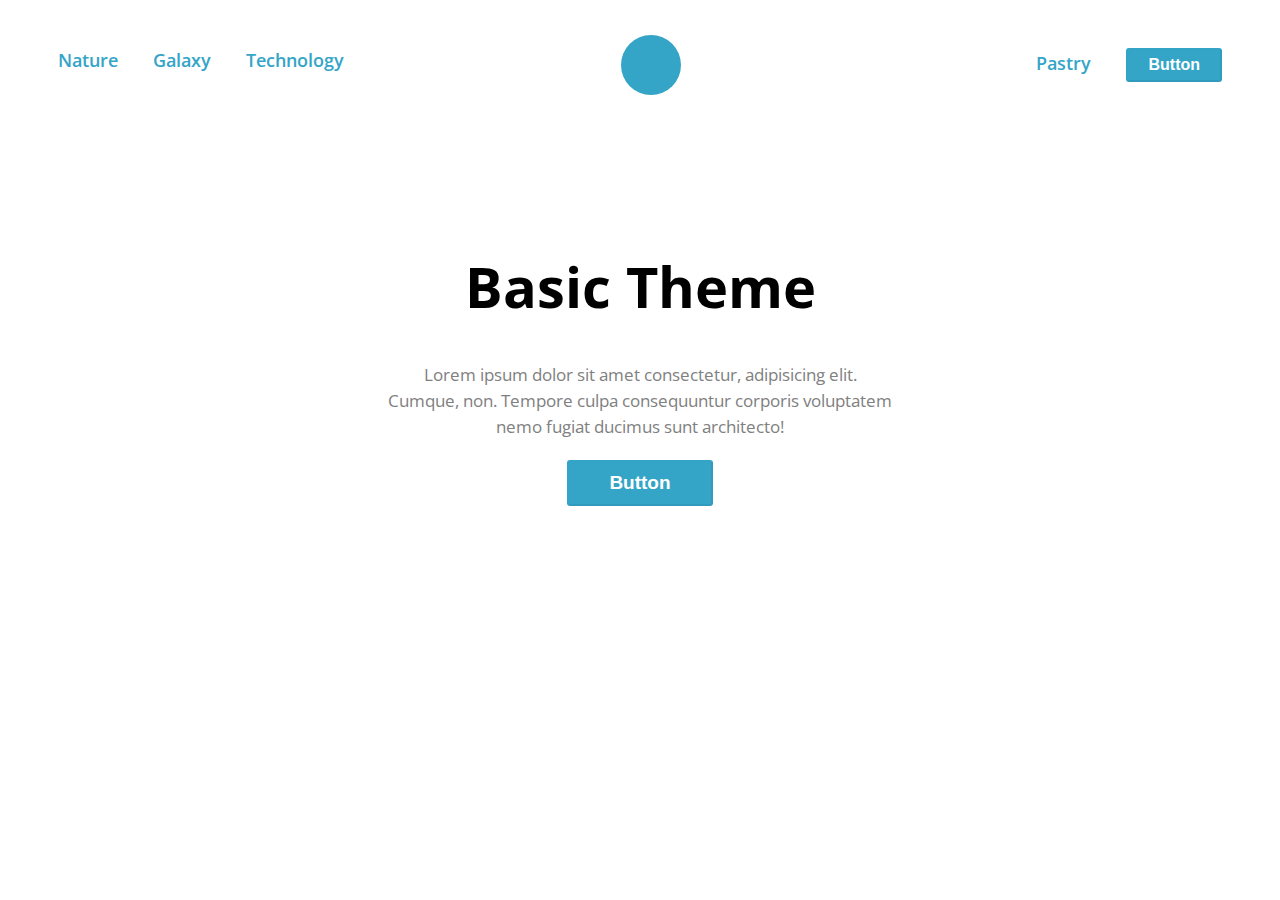
<file: index.html>
<!DOCTYPE html>
<html lang="en">
<head>
    <meta charset="UTF-8">
    <meta http-equiv="X-UA-Compatible" content="IE=edge">
    <meta name="viewport" content="width=device-width, initial-scale=1.0">
    <title>Default Home Page</title>

    <link rel="stylesheet" href="style.css">
    <style>
        /* change colors depende sa color theme nyo */
        
        /* for primary color */
        .text-primary {
            color: #34A5C7;
        }
        .bg-primary {
            background-color: #34A5C7;
        }
        button {
            border-color: #34a5c721;
        }
        /* for secondary color */
        .text-secondary {
            color: white;
        }
        .bg-secondary {
            background-color: white;
        }

        /* change button text color to black pag di kita ang white */
        button {
            color: white; 
            /* color: black; */
        }
        .main h1 {
            margin-top: 0px;
        }
    </style>
</head>
<body>
    <div class="navbar">
        <div class="align-left">
            <a class="text-primary" href="nature.html">Nature</a>
            <a class="text-primary" href="galaxy.html">Galaxy</a>
            <a class="text-primary" href="technology.html">Technology</a>
            <a href="index.html"><span class="circle icon bg-primary"></span></a>
        </div>
        <div class="align-right">
            <a class="text-primary" href="own_design.html">Pastry</a>
            <button class="button bg-primary" href="">Button</button>
        </div>
    </div>
    <div class="content">
        <div class="main">
            <h1>Basic Theme</h1>
            <p>Lorem ipsum dolor sit amet consectetur, adipisicing elit. Cumque, non. Tempore culpa consequuntur corporis voluptatem nemo fugiat ducimus sunt architecto!</p>
            <button class="button button-lg bg-primary">Button</button>
        </div>
    </div>
</body>
</html>
</file>
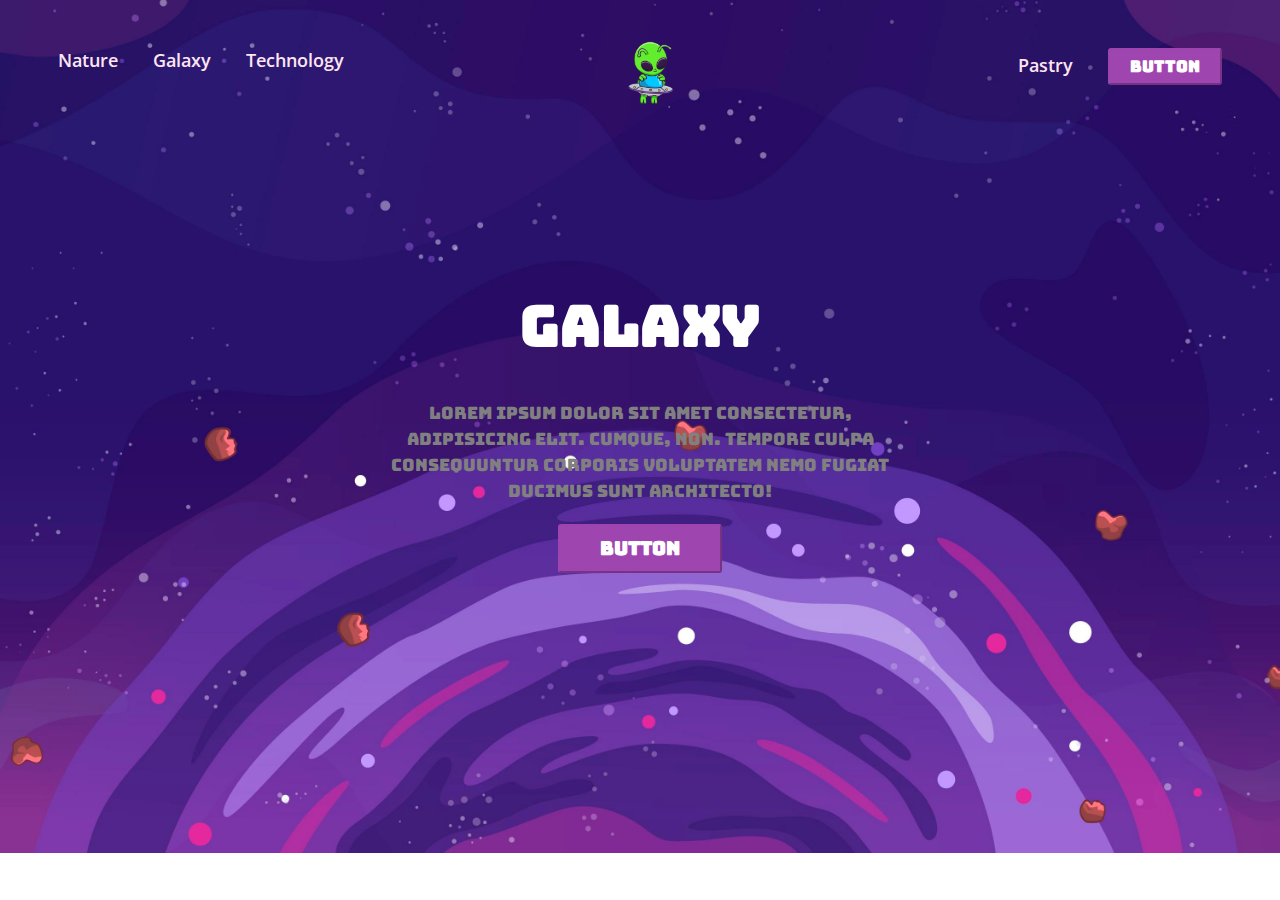
<file: galaxy.html>
<!DOCTYPE html>
<html lang="en">
<head>
    <meta charset="UTF-8">
    <meta http-equiv="X-UA-Compatible" content="IE=edge">
    <meta name="viewport" content="width=device-width, initial-scale=1.0">
    <title>Galaxy</title>
    <link rel="preconnect" href="https://fonts.googleapis.com">
    <link rel="preconnect" href="https://fonts.gstatic.com" crossorigin>
    <link href="https://fonts.googleapis.com/css2?family=Bungee&display=swap" rel="stylesheet">
    <link rel="stylesheet" href="style.css">
    <style>
        /* change colors depende sa color theme nyo */
        
        /* for primary color */
        .text-primary {
            color: #ffe4f2;
        }
        .bg-primary {
            background-color: #9f45b0;
        }
        button {
            border-color: #9e45b087;
        }
        /* for secondary color */
        .text-secondary {
            color: white;
        }
        .bg-secondary {
            background-color: white;
        }

        /* change button text color to black pag di kita ang white */
        button {
            color: white; 
            /* color: black; */
            font-family: 'Bungee', cursive;
        }

        body {
            background-image: url('images/galaxypic.jpg');
            background-size: cover;
            background-position: top;
            background-repeat: no-repeat;
        }

        .icon {
            width: 76px;
            height: 76px;
            left:48%;
        }
        h1 {
           color: white; 
           font-family: 'Bungee', cursive;
        }
        p {
            font-family: 'Bungee', cursive;
        }
    </style>
</head>
<body>
    <div class="navbar">
        <div class="align-left">
            <a class="text-primary" href="nature.html">Nature</a>
            <a class="text-primary" href="galaxy.html">Galaxy</a>
            <a class="text-primary" href="technology.html">Technology</a>
            <a href="index.html"><img class="circle icon" src="images/ufo.png"></img></a>
        </div>
        <div class="align-right">
            <a class="text-primary" href="own_design.html">Pastry</a>
            <button class="button bg-primary" href="">Button</button>
        </div>
    </div>
    <div class="content">
        <div class="main">
            <h1>Galaxy</h1>
            <p>Lorem ipsum dolor sit amet consectetur, adipisicing elit. Cumque, non. Tempore culpa consequuntur corporis voluptatem nemo fugiat ducimus sunt architecto!</p>
            <button class="button button-lg bg-primary">Button</button>
        </div>
    </div>
</body>
</html>
</file>
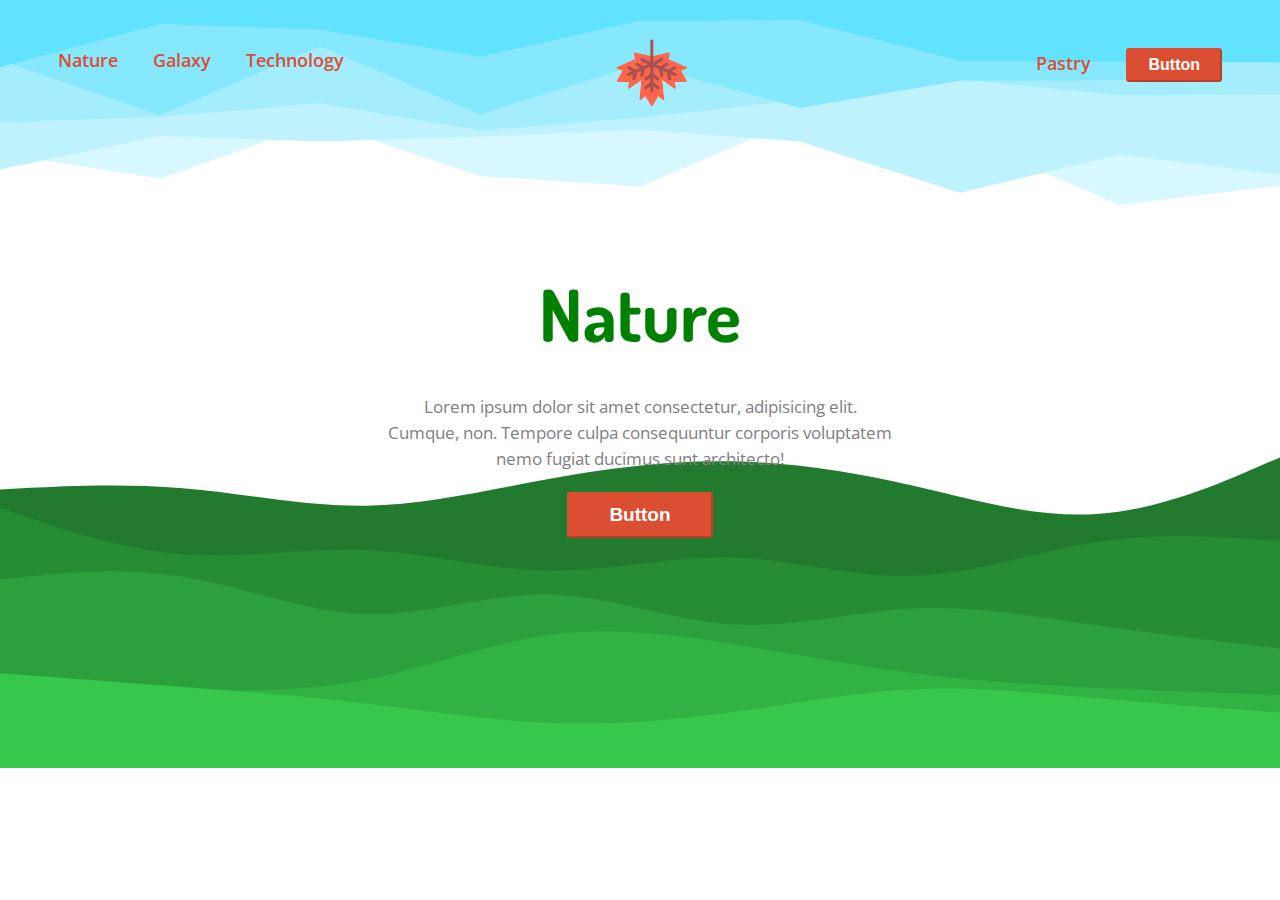
<file: nature.html>
<!DOCTYPE html>
<html lang="en">
<head>
    <meta charset="UTF-8">
    <meta http-equiv="X-UA-Compatible" content="IE=edge">
    <meta name="viewport" content="width=device-width, initial-scale=1.0">
    <title>Nature</title>

    <link rel="stylesheet" href="style.css">
    <style>
        @import url('https://fonts.googleapis.com/css2?family=Dosis:wght@600&display=swap');
        /* change colors depende sa color theme nyo */
        
        /* for primary color */
        .text-primary {
            color: #DB4E32;
        }
        .bg-primary {
            background-color: #DB4E32;
        }
        button {
            border-color: #DB4E3271;
        }
        /* for secondary color */
        .text-secondary {
            color: white;
        }
        .bg-secondary {
            background-color: white;
        }

        /* change button text color to black pag di kita ang white */
        button {
            color: white; 
            /* color: black; */
        }

        body {
            background-image: url('images/layered-peaks-haikei.svg'), url('images/nature-bg.svg');
            background-size: cover;
            background-repeat: no-repeat;
        }

        .icon {
            width: 76px;
            height: 76px;
            left:48%;
        }
        .main h1 {
            font-size: 7.2rem;
            font-family: 'Dosis', sans-serif;
            margin-top: 20px;
            margin-bottom: 35px;
            color: green;
        }
    </style>
</head>
<body>
    <div class="navbar">
        <div class="align-left">
            <a class="text-primary" href="nature.html">Nature</a>
            <a class="text-primary" href="galaxy.html">Galaxy</a>
            <a class="text-primary" href="technology.html">Technology</a>
            <a href="index.html"><img class="circle icon" src="images/autumn-leaf.png"></img></a>
        </div>
        <div class="align-right">
            <a class="text-primary" href="own_design.html">Pastry</a>
            <button class="button bg-primary" href="">Button</button>
        </div>
    </div>
    <div class="content">
        <div class="main">
            <h1>Nature</h1>
            <p>Lorem ipsum dolor sit amet consectetur, adipisicing elit. Cumque, non. Tempore culpa consequuntur corporis voluptatem nemo fugiat ducimus sunt architecto!</p>
            <button class="button button-lg bg-primary">Button</button>
        </div>
    </div>
</body>
</html>
</file>
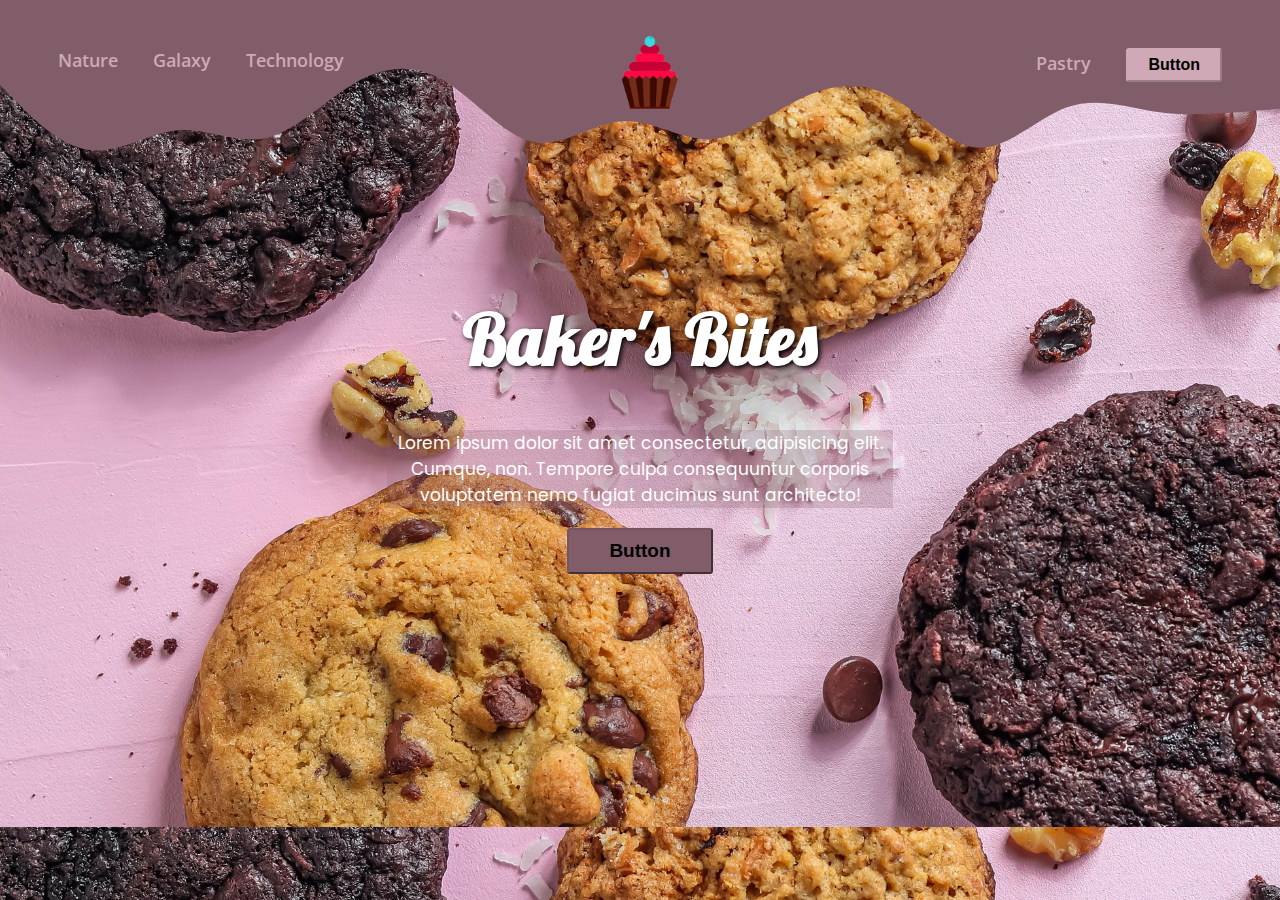
<file: own_design.html>
<!DOCTYPE html>
<html lang="en">
<head>
    <meta charset="UTF-8">
    <meta http-equiv="X-UA-Compatible" content="IE=edge">
    <meta name="viewport" content="width=device-width, initial-scale=1.0">
    <title>Pastry</title>

    <link rel="stylesheet" href="style.css">
    <style>
        @import url('https://fonts.googleapis.com/css2?family=Lobster&display=swap');
        @import url('https://fonts.googleapis.com/css2?family=Poppins&display=swap');
        /* change colors depende sa color theme nyo */
        
        /* for primary color */
        .text-primary {
            color: #CFA9B6;
        }
        .bg-primary {
            background-color: #CFA9B6;
        }
        button {
            border-color: #cfa9b6a5;
        }
        /* for secondary color */
        .text-secondary {
            color: #815D69;
        }
        .bg-secondary {
            background-color: #815D69;
        }

        .text-black {
            color: black;
        }

        /* change button text color to black pag di kita ang white */
        button {
            color: white; 
            /* color: black; */
        }
        body {
            background-image: url('images/wave-haikei.svg'), url('images/cookie.png');
        }
        .main h1{
            color: white;
            font-family: Lobster, cursive;
            font-size: 7rem;
            text-shadow: 2px 2px 5px black;
        }
        .main p {
            font-size: 1.7rem;
            color: white;
            background-color: #936F7B4A;
            font-family: 'Poppins', sans-serif;
        }
        .main button {
            border-color: #71525c9b;
        }

        .icon {
            /* width: 76px; */
            height: 75px;
            left:48.5%;
        }
    </style>
</head>
<body>

    <div class="navbar">
        <div class="align-left">
            <a class="text-primary" href="nature.html">Nature</a>
            <a class="text-primary" href="galaxy.html">Galaxy</a>
            <a class="text-primary" href="technology.html">Technology</a>
            <a href="index.html"><img class="icon" src="images/cupcake.png"></img></a>
        </div>
        <div class="align-right">
            <a class="text-primary" href="own_design.html">Pastry</a>
            <button class="button bg-primary text-black" href="">Button</button>
        </div>
    </div>
    <div class="content">
        <div class="main">
            <h1 class="">Baker's Bites</h1>
            <p>Lorem ipsum dolor sit amet consectetur, adipisicing elit. Cumque, non. Tempore culpa consequuntur corporis voluptatem nemo fugiat ducimus sunt architecto!</p>
            <button class="button button-lg bg-secondary text-black">Button</button>
        </div>
    </div>
</body>
</html>
</file>
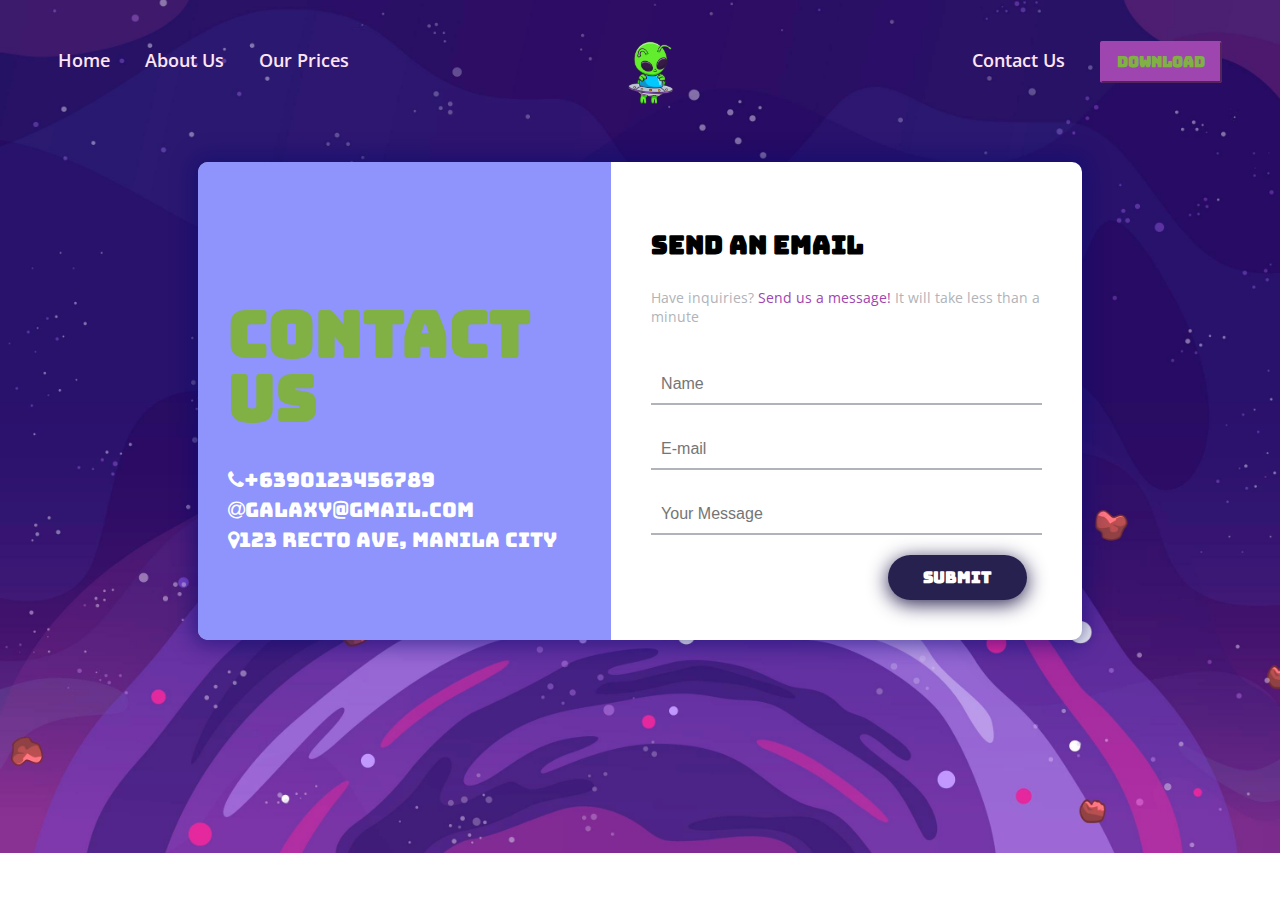
<file: hands-on-part2/contact.html>
<!DOCTYPE html>
<html lang="en" >
<head>
  <meta charset="UTF-8">
  <title>Contact Us</title>
  <link rel="stylesheet" href="style.css">
	<link rel="preconnect" href="https://fonts.googleapis.com">
	<link rel="preconnect" href="https://fonts.gstatic.com" crossorigin>
	<link href="https://fonts.googleapis.com/css2?family=Bungee&display=swap" rel="stylesheet">
  <link href="https://maxcdn.bootstrapcdn.com/font-awesome/4.7.0/css/font-awesome.min.css" rel="stylesheet" integrity="sha384-wvfXpqpZZVQGK6TAh5PVlGOfQNHSoD2xbE+QkPxCAFlNEevoEH3Sl0sibVcOQVnN" crossorigin="anonymous"><link rel="stylesheet" href="./style.css">
<style>
.box-form {
  margin: 50px auto 0;
  width: 70%;
  background: #FFFFFF;
  border-radius: 10px;
  overflow: hidden;
  display: flex;
  flex: 1 1 100%;
  align-items: stretch;
  justify-content: space-between;
  box-shadow: 0 0 20px 6px #090b6f85;
}
@media (max-width: 980px) {
  .box-form {
    flex-flow: wrap;
    text-align: center;
    align-content: center;
    align-items: center;
  }
}
.box-form div {
  height: auto;
}
.box-form .left {
  color: #FFFFFF;
  background-size: cover;
  background-repeat: no-repeat;
  background-image: url("https://img.freepik.com/free-vector/cartoon-galaxy-background_23-2148973052.jpg?w=1380&t=st=1663558946~exp=1663559546~hmac=e252d7aea883297bb7c16f25cf0de5b807ba089d1732ecca5ff467eb3a2f3052");
  overflow: hidden;

}
.box-form .left .overlay {
  padding: 30px;
  width: 100%;
  height: 100%;
  background: #5961f9ad;
  overflow: hidden;
  box-sizing: border-box;

}
.box-form .left .overlay h1 {
  font-size: 5vmax;
  line-height: 1;
  font-weight: 900;
  margin-top: 110px;
  margin-bottom: 40px;
}
.box-form .left .overlay span p {
  margin-top: 30px;
  font-weight: 900;
}
.box-form .left .overlay span a {
  background: #3b5998;
  color: #FFFFFF;
  margin-top: 10px;
  padding: 14px 50px;
  border-radius: 100px;
  display: inline-block;
  box-shadow: 0 3px 6px 1px #042d4657;
  font-size: 20px;
}
.box-form .left .overlay span a:last-child {
  background: #1dcaff;
  margin-left: 30px;
  font-size: 20px;
}
.box-form .right {
  padding: 40px;
  overflow: hidden;
}
@media (max-width: 980px) {
  .box-form .right {
    width: 50%;
  }
}
.box-form .right h5 {
  font-size: 2vmax;
  line-height: 0;
  font-family: 'Bungee', cursive;
}
.box-form .right p {
  font-size: 14px;
  color: #B0B3B9;
}
.box-form .right .inputs {
  overflow: hidden;
}
.box-form .right input {
  width: 100%;
  padding: 10px;
  margin-top: 25px;
  font-size: 16px;
  border: none;
  outline: none;
  border-bottom: 2px solid #B0B3B9;
}
.box-form .right button {
  float: right;
  color: white;
  font-size: 16px;
  padding: 12px 35px;
  border-radius: 50px;
  display: inline-block;
  border: 0;
  outline: 0;
  box-shadow: 0px 4px 20px 0px #27214f;
  background: #27214f;
}

label {
  display: block;
  position: relative;
  margin-left: 30px;
}

label::before {
  content: ' \f00c';
  position: absolute;
  font-family: FontAwesome;
  background: transparent;
  border: 3px solid #27214f;
  border-radius: 4px;
  color: transparent;
  left: -30px;
  transition: all 0.2s linear;
}

label:hover::before {
  font-family: FontAwesome;
  content: ' \f00c';
  color: #fff;
  cursor: pointer;
  background: #70F570;
}

label:hover::before .text-checkbox {
  background: #70F570;
}
span{
  font-size: 20px;
  line-height: 0;
  font-family: 'Bungee', cursive;
}

label span.text-checkbox {
  display: inline-block;
  height: auto;
  position: relative;
  cursor: pointer;
  transition: all 0.2s linear;
}

label input[type="checkbox"] {
  display: none;
}


.contact-details {
  display:block;
  margin: 10px auto;
}

.right button {
  margin-top: 20px;
}
.right button:hover {
  color:#81B045;
}

.right .send-message {
  color: #9f45b0;
  text-decoration: none;
}

.right h5 {
  color: black;
}
</style>

</head>

<body>
<div class="navbar">
  <div class="align-left">
      <a class="text-primary" href="home.html">Home</a>
      <a class="text-primary" href="content.html">About Us</a>
      <a class="text-primary" href="prices.html">Our Prices</a>
      <a href="galaxy.html"><img class="circle icon" src="images/ufo.png"></img></a>
  </div>
  <div class="align-right">
      <a class="text-primary" href="contact.html">Contact Us</a>
      <a class="button bg-primary" href="download.html">Download</a>
  </div>
</div>

<div class="box-form">
	<div class="left">
		<div class="overlay">
		<h1>Contact Us</h1>
		<span class="contact-details"><i class="fa">&#xf095;</i>+6390123456789</span>
    <span class="contact-details"><i class="fa">&#xf1fa;</i>galaxy@gmail.com</span>
    <span class="contact-details"><i class="fa">&#xf041;</i>123 Recto Ave, Manila City</span>


		</div>
	</div>
  <div class="right">
    <h5>Send an email</h5>
    <p>Have inquiries? <a href="#" class="send-message">Send us a message!</a> It will take less than a minute</p>
    <div class="inputs">
      <input type="text" placeholder="Name">
      <br>
      <input type="password" placeholder="E-mail">
      <br>
      <input type="password" placeholder="Your Message">
    </div>
      <button>SUBMIT</button>
  </div>
	
</div>
</body>
</html>
</file>
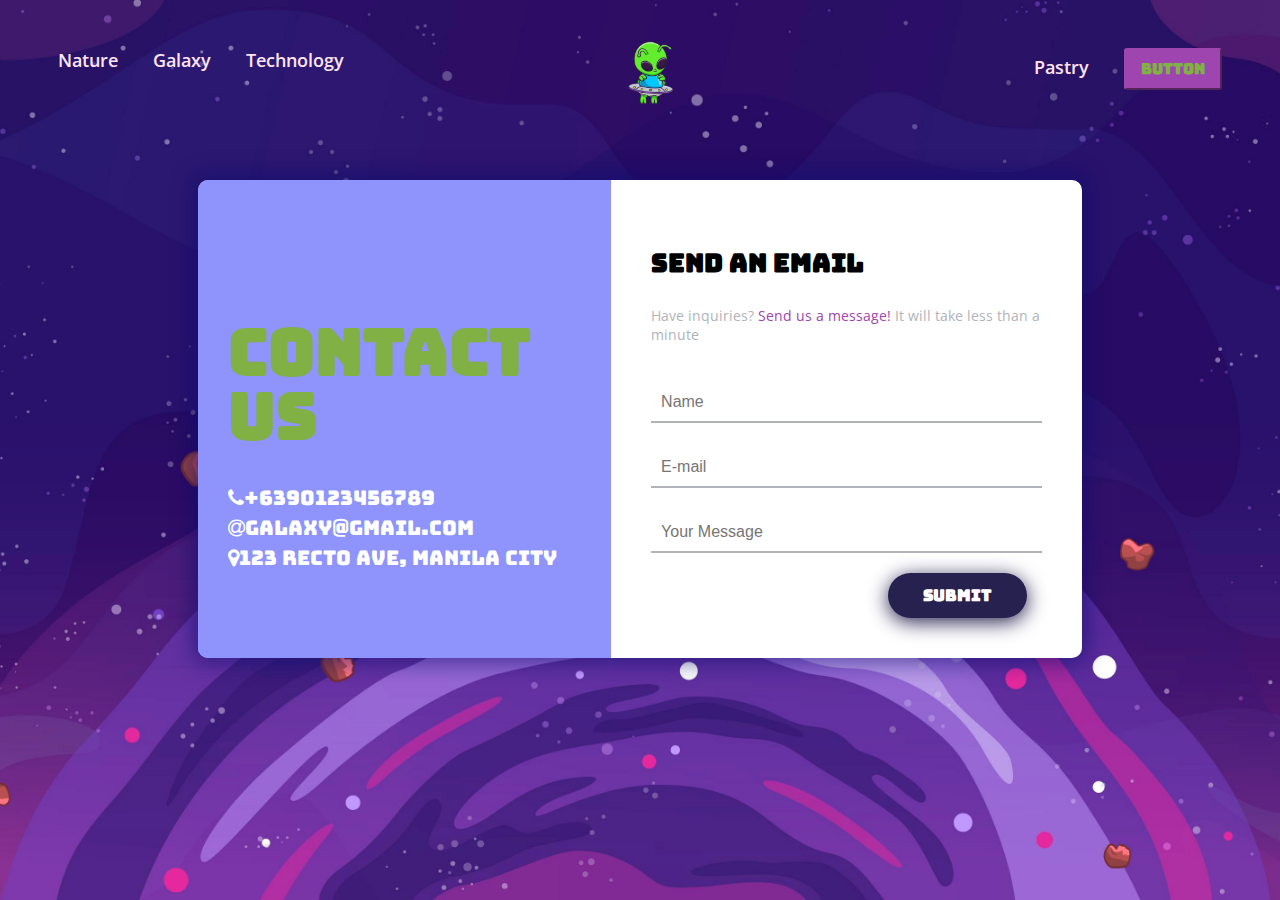
<file: hands-on-part2/contactinfo.html>
<!DOCTYPE html>
<html lang="en" >
<head>
  <meta charset="UTF-8">
  <title>Contact Info</title>
  <link rel="stylesheet" href="style.css">
	<link rel="preconnect" href="https://fonts.googleapis.com">
	<link rel="preconnect" href="https://fonts.gstatic.com" crossorigin>
	<link href="https://fonts.googleapis.com/css2?family=Bungee&display=swap" rel="stylesheet">


<link href="https://maxcdn.bootstrapcdn.com/font-awesome/4.7.0/css/font-awesome.min.css" rel="stylesheet" integrity="sha384-wvfXpqpZZVQGK6TAh5PVlGOfQNHSoD2xbE+QkPxCAFlNEevoEH3Sl0sibVcOQVnN" crossorigin="anonymous"><link rel="stylesheet" href="./style.css">
<style>
	body {
  background-image: galaxypic.jpg(135deg, #FAB2FF 10%, #1904E5 100%);
  background-size: cover;
  background-repeat: no-repeat;
  background-attachment: fixed;
}

.box-form {
  margin: 50px auto 0;
  width: 70%;
  background: #FFFFFF;
  border-radius: 10px;
  overflow: hidden;
  display: flex;
  flex: 1 1 100%;
  align-items: stretch;
  justify-content: space-between;
  box-shadow: 0 0 20px 6px #090b6f85;
}
@media (max-width: 980px) {
  .box-form {
    flex-flow: wrap;
    text-align: center;
    align-content: center;
    align-items: center;
  }
}
.box-form div {
  height: auto;
}
.box-form .left {
  color: #FFFFFF;
  background-size: cover;
  background-repeat: no-repeat;
  background-image: url("https://img.freepik.com/free-vector/cartoon-galaxy-background_23-2148973052.jpg?w=1380&t=st=1663558946~exp=1663559546~hmac=e252d7aea883297bb7c16f25cf0de5b807ba089d1732ecca5ff467eb3a2f3052");
  overflow: hidden;

}
.box-form .left .overlay {
  padding: 30px;
  width: 100%;
  height: 100%;
  background: #5961f9ad;
  overflow: hidden;
  box-sizing: border-box;

}
.box-form .left .overlay h1 {
  font-size: 5vmax;
  line-height: 1;
  font-weight: 900;
  margin-top: 110px;
  margin-bottom: 40px;
}
.box-form .left .overlay span p {
  margin-top: 30px;
  font-weight: 900;
}
.box-form .left .overlay span a {
  background: #3b5998;
  color: #FFFFFF;
  margin-top: 10px;
  padding: 14px 50px;
  border-radius: 100px;
  display: inline-block;
  box-shadow: 0 3px 6px 1px #042d4657;
  font-size: 20px;
}
.box-form .left .overlay span a:last-child {
  background: #1dcaff;
  margin-left: 30px;
  font-size: 20px;
}
.box-form .right {
  padding: 40px;
  overflow: hidden;
}
@media (max-width: 980px) {
  .box-form .right {
    width: 50%;
  }
}
.box-form .right h5 {
  font-size: 2vmax;
  line-height: 0;
  font-family: 'Bungee', cursive;
}
.box-form .right p {
  font-size: 14px;
  color: #B0B3B9;
}
.box-form .right .inputs {
  overflow: hidden;
}
.box-form .right input {
  width: 100%;
  padding: 10px;
  margin-top: 25px;
  font-size: 16px;
  border: none;
  outline: none;
  border-bottom: 2px solid #B0B3B9;
}
.box-form .right button {
  float: right;
  color: white;
  font-size: 16px;
  padding: 12px 35px;
  border-radius: 50px;
  display: inline-block;
  border: 0;
  outline: 0;
  box-shadow: 0px 4px 20px 0px #27214f;
  background: #27214f;
}

label {
  display: block;
  position: relative;
  margin-left: 30px;
}

label::before {
  content: ' \f00c';
  position: absolute;
  font-family: FontAwesome;
  background: transparent;
  border: 3px solid #27214f;
  border-radius: 4px;
  color: transparent;
  left: -30px;
  transition: all 0.2s linear;
}

label:hover::before {
  font-family: FontAwesome;
  content: ' \f00c';
  color: #fff;
  cursor: pointer;
  background: #70F570;
}

label:hover::before .text-checkbox {
  background: #70F570;
}
span{
  font-size: 20px;
  line-height: 0;
  font-family: 'Bungee', cursive;
}

label span.text-checkbox {
  display: inline-block;
  height: auto;
  position: relative;
  cursor: pointer;
  transition: all 0.2s linear;
}

label input[type="checkbox"] {
  display: none;
}


.contact-details {
  display:block;
  margin: 10px auto;
}

.right button {
  margin-top: 20px;
}
.right button:hover {
  color:#81B045;
}

.right .send-message {
  color: #9f45b0;
  text-decoration: none;
}

.right h5 {
  color: black;
}
</style>

</head>

<body>
	<div class="navbar">
	<div class="align-left">
	<a class="text-primary" href="nature.html">Nature</a>
	<a class="text-primary" href="galaxy.html">Galaxy</a>
	<a class="text-primary" href="technology.html">Technology</a>
	<a href="index.html"><img class="circle icon" src="images/ufo.png"></img></a>
	</div>
	<div class="align-right">
	<a class="text-primary" href="own_design.html">Pastry</a>
	<button class="button bg-primary" href="">Button</button>
	</div>
</div>

<div class="box-form">
	<div class="left">
		<div class="overlay">
		<h1>Contact Us</h1>
		<span class="contact-details"><i class="fa">&#xf095;</i>+6390123456789</span>
    <span class="contact-details"><i class="fa">&#xf1fa;</i>galaxy@gmail.com</span>
    <span class="contact-details"><i class="fa">&#xf041;</i>123 Recto Ave, Manila City</span>


		</div>
	</div>
  <div class="right">
    <h5>Send an email</h5>
    <p>Have inquiries? <a href="#" class="send-message">Send us a message!</a> It will take less than a minute</p>
    <div class="inputs">
      <input type="text" placeholder="Name">
      <br>
      <input type="password" placeholder="E-mail">
      <br>
      <input type="password" placeholder="Your Message">
    </div>
      <button>SUBMIT</button>
  </div>
	
</div>
</body>
</html>
</file>
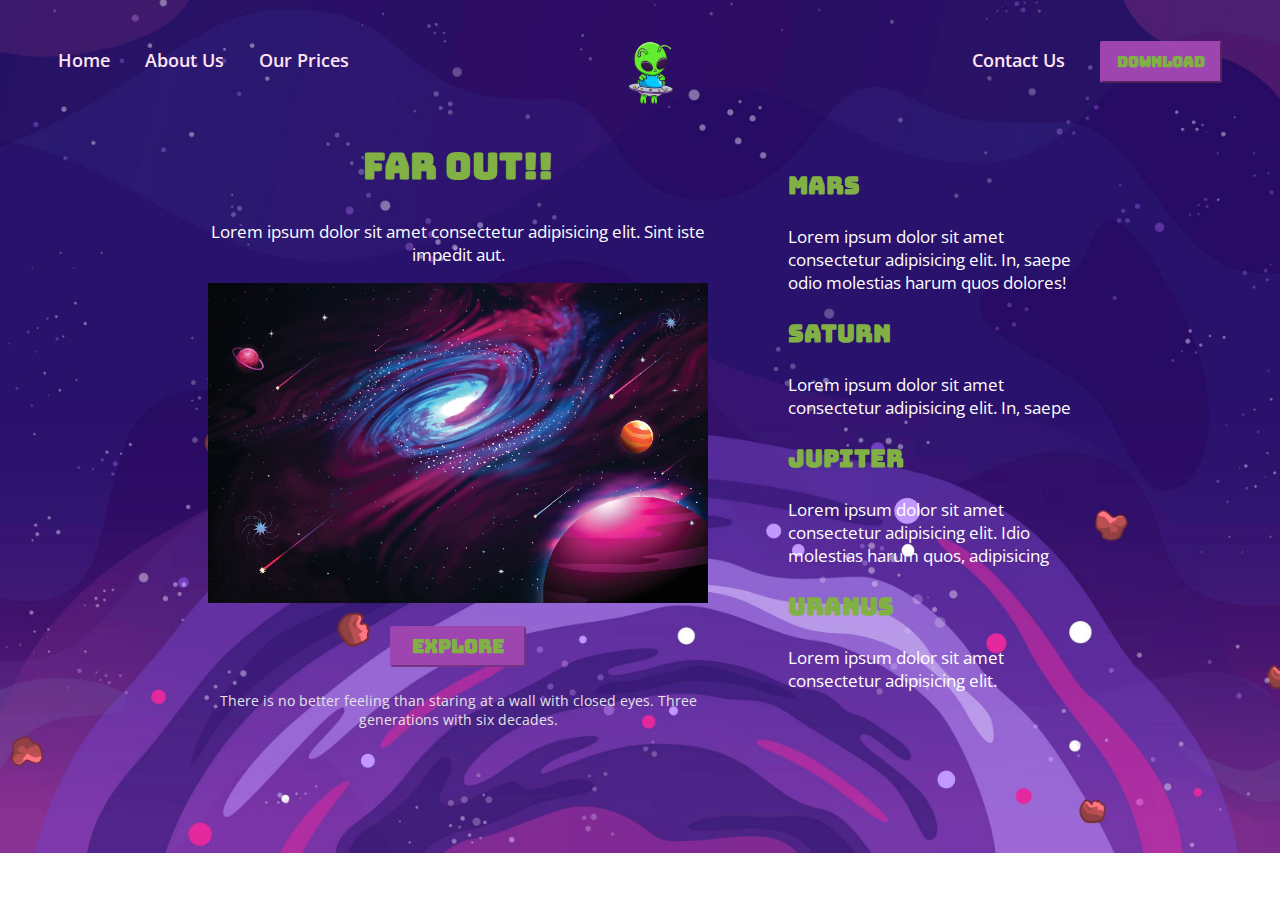
<file: hands-on-part2/content.html>
<!DOCTYPE html>
<html lang="en">
<head>
<meta charset="UTF-8">
<meta name="viewport" content="width=device-width, initial-scale=1.0">
<title>About Us</title>
<link rel="stylesheet" href="style.css">


<style>
    .row {
        display: flex;
        align-items: center;
        justify-content: center;
        margin: auto 160px;
    }
    .column {
        flex: 50%;
        align-self: center;
        margin: auto 40px;
    }
    .content img {
        width: 500px;
    }
    .content button {
        margin: 20px auto 10px;
    }

    
</style>
</head>
<body>
    <div class="navbar">
        <div class="align-left">
            <a class="text-primary" href="home.html">Home</a>
            <a class="text-primary" href="content.html">About Us</a>
            <a class="text-primary" href="prices.html">Our Prices</a>
            <a href="galaxy.html"><img class="circle icon" src="images/ufo.png"></img></a>
        </div>
        <div class="align-right">
            <a class="text-primary" href="contact.html">Contact Us</a>
            <a class="button bg-primary" href="download.html">Download</a>
        </div>
    </div>


    <div class="row">
        <div class="column content">
            <center>
                <h2>Far Out!!</h2>
                <p>Lorem ipsum dolor sit amet consectetur adipisicing elit. Sint iste impedit aut.</p>
                <img src="images/galaxy-img.jpg" alt="">
                <button class="button button-lg bg-primary">Explore</button>
                <p class="small">There is no better feeling than staring at a wall with closed eyes. Three generations with six decades.</p>
            </center>
        </div>
        <div class="column">
            <h3>Mars</h3>
            <p>Lorem ipsum dolor sit amet consectetur adipisicing elit. In, saepe odio molestias harum quos dolores!</p>
            <h3>Saturn</h3>
            <p>Lorem ipsum dolor sit amet consectetur adipisicing elit. In, saepe </p>
            <h3>Jupiter</h3>
            <p>Lorem ipsum dolor sit amet consectetur adipisicing elit. Idio molestias harum quos, adipisicing</p>
            <h3>Uranus</h3>
            <p>Lorem ipsum dolor sit amet consectetur adipisicing elit.</p>
        </div>
    </div>
</body>
</html>
</file>
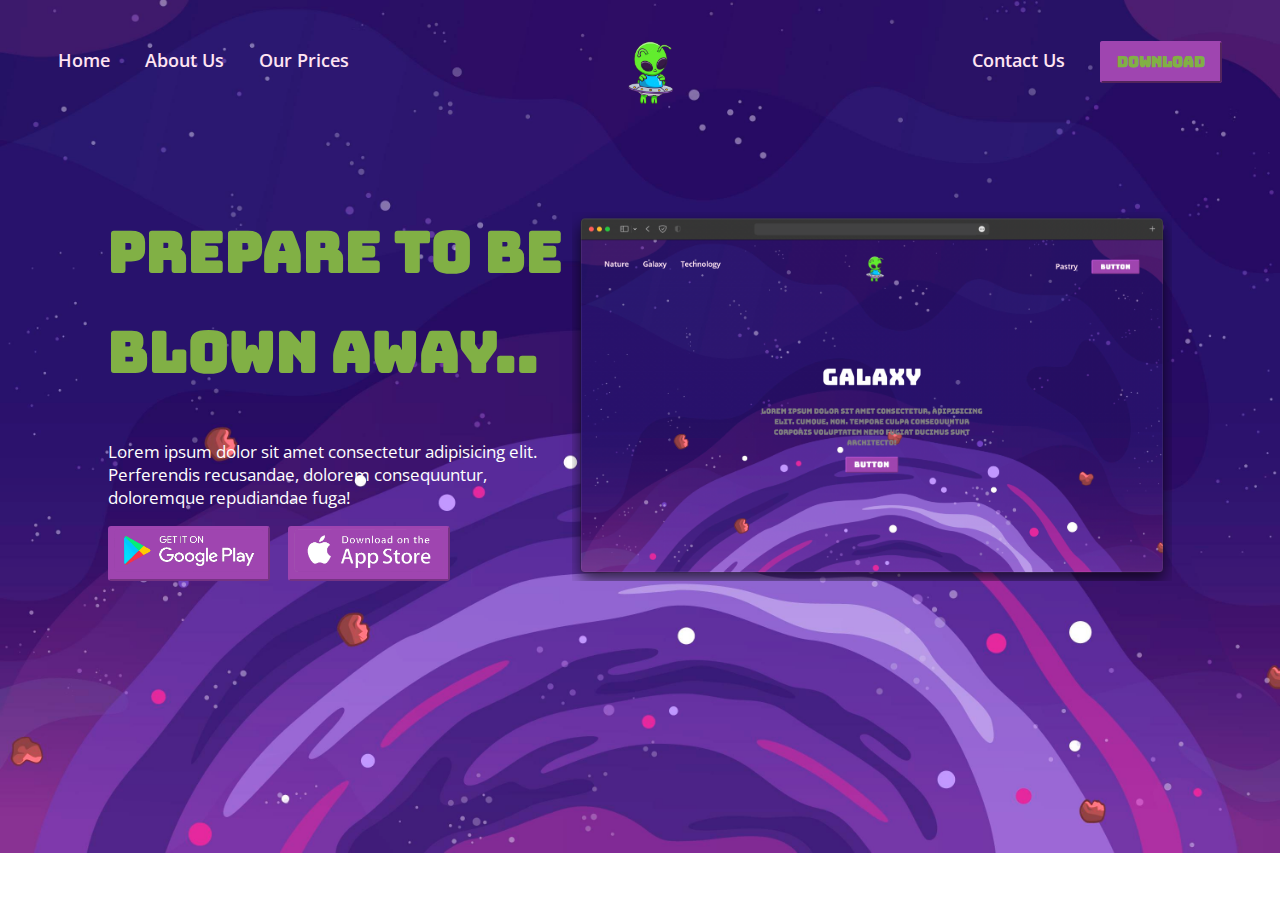
<file: hands-on-part2/download.html>
<!DOCTYPE html>
<html lang="en">

<head>
    <meta charset="UTF-8">
    <meta name="viewport" content="width=device-width, initial-scale=1.0">
    <title>Download</title>
    <link rel="stylesheet" href="style.css">
    <link rel="preconnect" href="https://fonts.googleapis.com">
    <link rel="preconnect" href="https://fonts.gstatic.com" crossorigin>
    <link href="https://fonts.googleapis.com/css2?family=Bungee&display=swap" rel="stylesheet">


    <style>
        .row {
            display: flex;
            margin: auto 100px;
            padding-top: 50px;
        }

        .column {
            flex: 50%;
            align-self: center;
        }

        .content h1 {
            line-height: 10rem;
        }

        .content a {
            font-size: 1.4rem;
            color: #9f45b0;
            text-decoration: none;
        }

        .button-download {
            padding: 1px 4px;
            margin-left: 0;
        }
        .button-google {
            width: 150px;
        }
        .right img {
            padding-top: 50px;
            width: 600px;
        }
    </style>
</head>

<body>
    <div class="navbar">
        <div class="align-left">
            <a class="text-primary" href="home.html">Home</a>
            <a class="text-primary" href="content.html">About Us</a>
            <a class="text-primary" href="prices.html">Our Prices</a>
            <a href="galaxy.html"><img class="circle icon" src="images/ufo.png"></img></a>
        </div>
        <div class="align-right">
            <a class="text-primary" href="contact.html">Contact Us</a>
            <a class="button bg-primary" href="download.html">Download</a>
        </div>
    </div>
    <div class="row">
        <div class="column content">
            <h1>Prepare to be blown away..</h1>
            <p>Lorem ipsum dolor sit amet consectetur adipisicing elit. Perferendis recusandae, dolorem consequuntur,
                doloremque repudiandae fuga!</p>
            <!-- <a href="#">Download our app</a> -->
            <button class="button button-download bg-primary"><img src="images/google.png" class="button-google" alt=""></button>
            <button class="button button-download bg-primary"><img src="images/apple.png" class="button-google" alt=""></button>
        </div>
        <div class="column right">
            <img src="images/download.png" alt="">
        </div>
    </div>
</body>

</html>
</file>
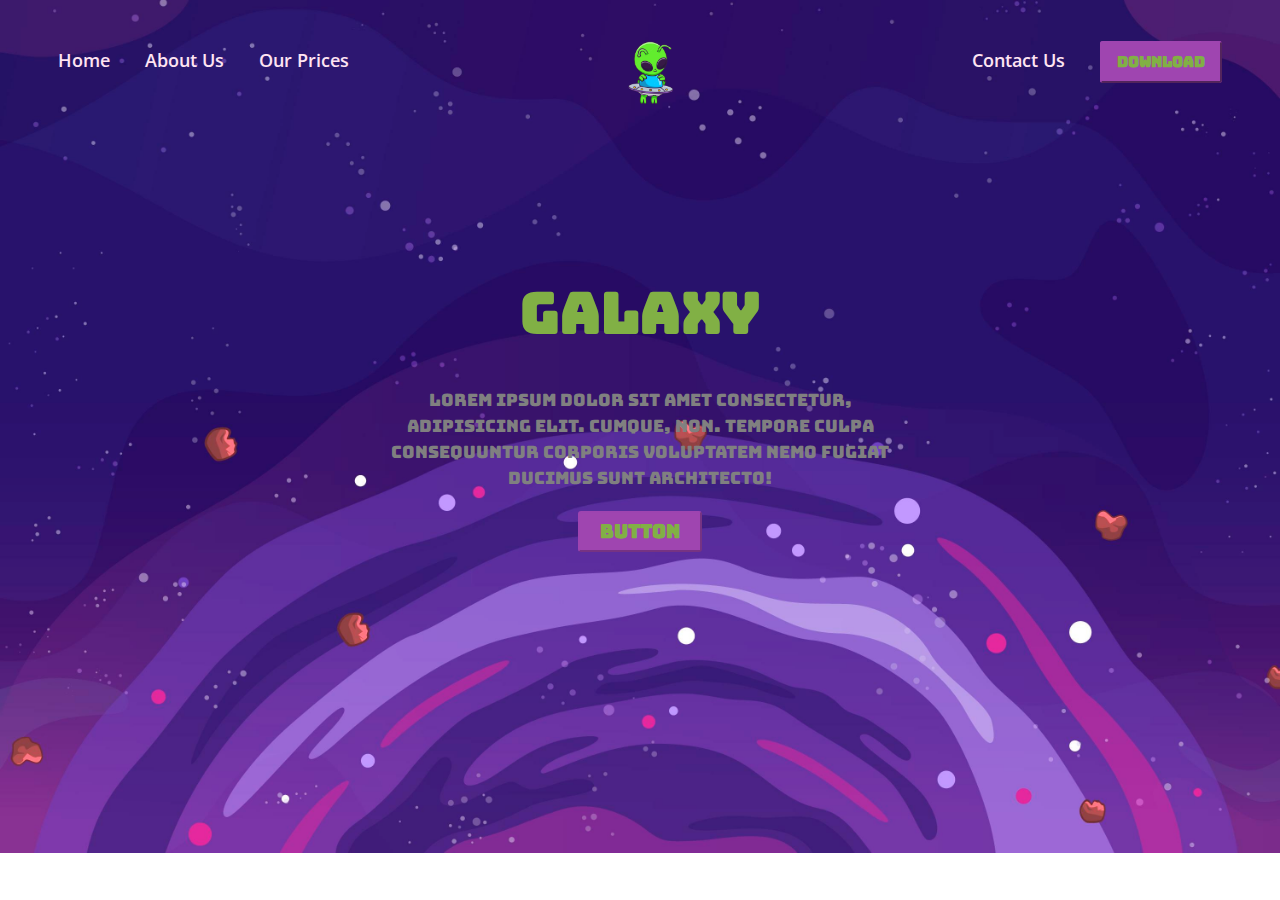
<file: hands-on-part2/galaxy.html>
<!DOCTYPE html>
<html lang="en">
<head>
    <meta charset="UTF-8">
    <meta http-equiv="X-UA-Compatible" content="IE=edge">
    <meta name="viewport" content="width=device-width, initial-scale=1.0">
    <title>Galaxy</title>
    <link rel="preconnect" href="https://fonts.googleapis.com">
    <link rel="preconnect" href="https://fonts.gstatic.com" crossorigin>
    <link href="https://fonts.googleapis.com/css2?family=Bungee&display=swap" rel="stylesheet">
    <link rel="stylesheet" href="style.css">
    <style>
        /* change colors depende sa color theme nyo */
        
        /* for primary color */
        .text-primary {
            color: #ffe4f2;
        }
        .bg-primary {
            background-color: #9f45b0;
        }
        button {
            border-color: #9e45b087;
        }
        /* for secondary color */
        .text-secondary {
            color: white;
        }
        .bg-secondary {
            background-color: white;
        }

        /* change button text color to black pag di kita ang white */
        button {
            color: white; 
            /* color: black; */
            font-family: 'Bungee', cursive;
        }

        body {
            background-image: url('images/galaxypic.jpg');
            background-size: cover;
            background-position: top;
            background-repeat: no-repeat;
        }

        .icon {
            width: 76px;
            height: 76px;
            left:48%;
        }
        h1 {
           color: #81B045; 
           font-family: 'Bungee', cursive;
        }
        p {
            font-family: 'Bungee', cursive;
        }
    </style>
</head>
<body>
    <div class="navbar">
        <div class="align-left">
            <a class="text-primary" href="home.html">Home</a>
            <a class="text-primary" href="content.html">About Us</a>
            <a class="text-primary" href="prices.html">Our Prices</a>
            <a href="galaxy.html"><img class="circle icon" src="images/ufo.png"></img></a>
        </div>
        <div class="align-right">
            <a class="text-primary" href="contact.html">Contact Us</a>
            <a class="button bg-primary" href="download.html">Download</a>
        </div>
    </div>
    <div class="content">
        <div class="main">
            <h1>Galaxy</h1>
            <p>Lorem ipsum dolor sit amet consectetur, adipisicing elit. Cumque, non. Tempore culpa consequuntur corporis voluptatem nemo fugiat ducimus sunt architecto!</p>
            <button class="button button-lg bg-primary">Button</button>
        </div>
    </div>
</body>
</html>
</file>
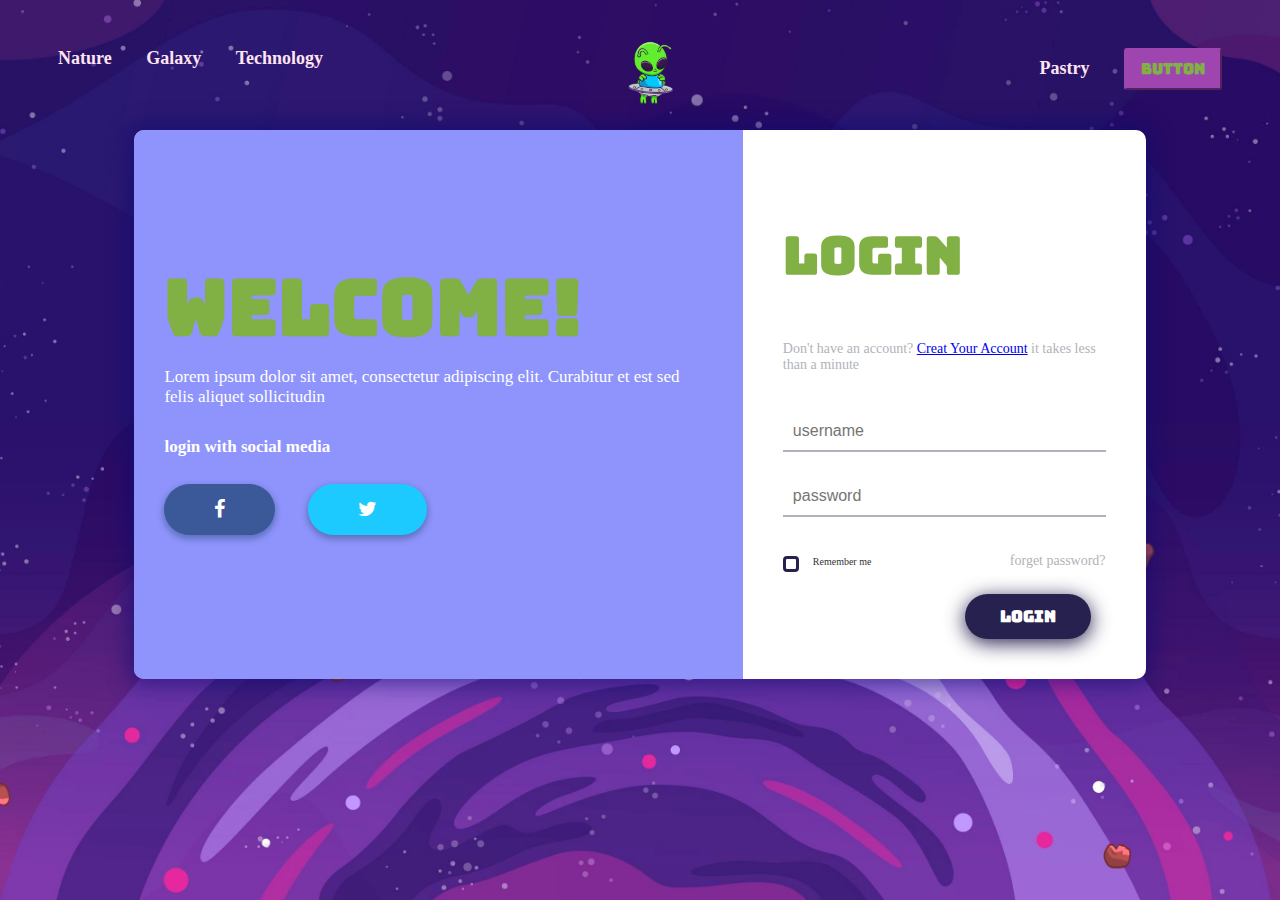
<file: hands-on-part2/header_login.html>
<!DOCTYPE html>
<html lang="en" >
<head>
  <meta charset="UTF-8">
  <title>Login Page in HTML with CSS Code Example</title>
  <link rel="stylesheet" href="style.css">
	<link rel="preconnect" href="https://fonts.googleapis.com">
	<link rel="preconnect" href="https://fonts.gstatic.com" crossorigin>
	<link href="https://fonts.googleapis.com/css2?family=Bungee&display=swap" rel="stylesheet">


<link href="https://maxcdn.bootstrapcdn.com/font-awesome/4.7.0/css/font-awesome.min.css" rel="stylesheet" integrity="sha384-wvfXpqpZZVQGK6TAh5PVlGOfQNHSoD2xbE+QkPxCAFlNEevoEH3Sl0sibVcOQVnN" crossorigin="anonymous"><link rel="stylesheet" href="./style.css">
<style>
	body {
  background-image: galaxypic.jpg(135deg, #FAB2FF 10%, #1904E5 100%);
  background-size: cover;
  background-repeat: no-repeat;
  background-attachment: fixed;
  font-family: "Bungee display";
  color: #333333;
}
.content a {
font-size: 1.4rem;
color: white;
}

.box-form {
  margin: 0 auto;
  width: 80%;
  background: #FFFFFF;
  border-radius: 10px;
  overflow: hidden;
  display: flex;
  flex: 1 1 100%;
  align-items: stretch;
  justify-content: space-between;
  box-shadow: 0 0 20px 6px #090b6f85;
}
@media (max-width: 980px) {
  .box-form {
    flex-flow: wrap;
    text-align: center;
    align-content: center;
    align-items: center;
  }
}
.box-form div {
  height: auto;
}
.box-form .left {
  color: #FFFFFF;
  background-size: cover;
  background-repeat: no-repeat;
  background-image: url("https://img.freepik.com/free-vector/cartoon-galaxy-background_23-2148973052.jpg?w=1380&t=st=1663558946~exp=1663559546~hmac=e252d7aea883297bb7c16f25cf0de5b807ba089d1732ecca5ff467eb3a2f3052");
  overflow: hidden;

}
.box-form .left .overlay {
  padding: 30px;
  width: 100%;
  height: 100%;
  background: #5961f9ad;
  overflow: hidden;
  box-sizing: border-box;

}
.box-form .left .overlay h1 {
  font-size: 6vmax;
  line-height: 1;
  font-weight: 900;
  margin-top: 110px;
  margin-bottom: 20px;
}
.box-form .left .overlay span p {
  margin-top: 30px;
  font-weight: 900;
}
.box-form .left .overlay span a {
  background: #3b5998;
  color: #FFFFFF;
  margin-top: 10px;
  padding: 14px 50px;
  border-radius: 100px;
  display: inline-block;
  box-shadow: 0 3px 6px 1px #042d4657;
  font-size: 20px;
}
.box-form .left .overlay span a:last-child {
  background: #1dcaff;
  margin-left: 30px;
  font-size: 20px;
}
.box-form .right {
  padding: 40px;
  overflow: hidden;
}
@media (max-width: 980px) {
  .box-form .right {
    width: 50%;
  }
}
.box-form .right h5 {
  font-size: 4vmax;
  line-height: 0;
  font-family: 'Bungee', cursive;
}
.box-form .right p {
  font-size: 14px;
  color: #B0B3B9;
}
.box-form .right .inputs {
  overflow: hidden;
}
.box-form .right input {
  width: 100%;
  padding: 10px;
  margin-top: 25px;
  font-size: 16px;
  border: none;
  outline: none;
  border-bottom: 2px solid #B0B3B9;
}
.box-form .right .remember-me--forget-password {
  display: flex;
  justify-content: space-between;
  align-items: center;
}
.box-form .right .remember-me--forget-password input {
  margin: 0;
  margin-right: 7px;
  width: auto;
  font-family: !important;
}
.box-form .right button {
  float: right;
  color: white;
  font-size: 16px;
  padding: 12px 35px;
  border-radius: 50px;
  display: inline-block;
  border: 0;
  outline: 0;
  box-shadow: 0px 4px 20px 0px #27214f;
  background: #27214f;
}

label {
  display: block;
  position: relative;
  margin-left: 30px;
}

label::before {
  content: ' \f00c';
  position: absolute;
  font-family: FontAwesome;
  background: transparent;
  border: 3px solid #27214f;
  border-radius: 4px;
  color: transparent;
  left: -30px;
  transition: all 0.2s linear;
}

label:hover::before {
  font-family: FontAwesome;
  content: ' \f00c';
  color: #fff;
  cursor: pointer;
  background: #70F570;
}

label:hover::before .text-checkbox {
  background: #70F570;
}

label span.text-checkbox {
  display: inline-block;
  height: auto;
  position: relative;
  cursor: pointer;
  transition: all 0.2s linear;
}

label input[type="checkbox"] {
  display: none;
}
</style>

</head>

<body>
	<div class="navbar">
	<div class="align-left">
	<a class="text-primary" href="nature.html">Nature</a>
	<a class="text-primary" href="galaxy.html">Galaxy</a>
	<a class="text-primary" href="technology.html">Technology</a>
	<a href="index.html"><img class="circle icon" src="images/ufo.png"></img></a>
	</div>
	<div class="align-right">
	<a class="text-primary" href="own_design.html">Pastry</a>
	<button class="button bg-primary" href="">Button</button>
	</div>
</div>

<!-- partial:index.partial.html -->
<div class="box-form">
	<div class="left">
		<div class="overlay">
		<h1>Welcome!</h1>
		<p>Lorem ipsum dolor sit amet, consectetur adipiscing elit.
		Curabitur et est sed felis aliquet sollicitudin</p>
		<span>
			<p>login with social media</p>
			<a href="#"><i class="fa fa-facebook" aria-hidden="true"></i></a>
			<a href="#"><i class="fa fa-twitter" aria-hidden="true"></i></a>
		</span>
		</div>
	</div>
	
	
		<div class="right">
		<h5>Login</h5>
		<p>Don't have an account? <a href="#">Creat Your Account</a> it takes less than a minute</p>
		<div class="inputs">
			<input type="text" placeholder="username">
			<br>
			<input type="password" placeholder="password">
		</div>
			
			<br><br>
			
		<div class="remember-me--forget-password">
				<!-- Angular -->
	<label>
		<input type="checkbox" name="item" checked/>
		<span class="text-checkbox">Remember me</span>
	</label>
			<p>forget password?</p>
		</div>
			
			<br>
			<button>Login</button>
	</div>
	
</div>
<!-- partial -->
  
</body>
</html>
</file>
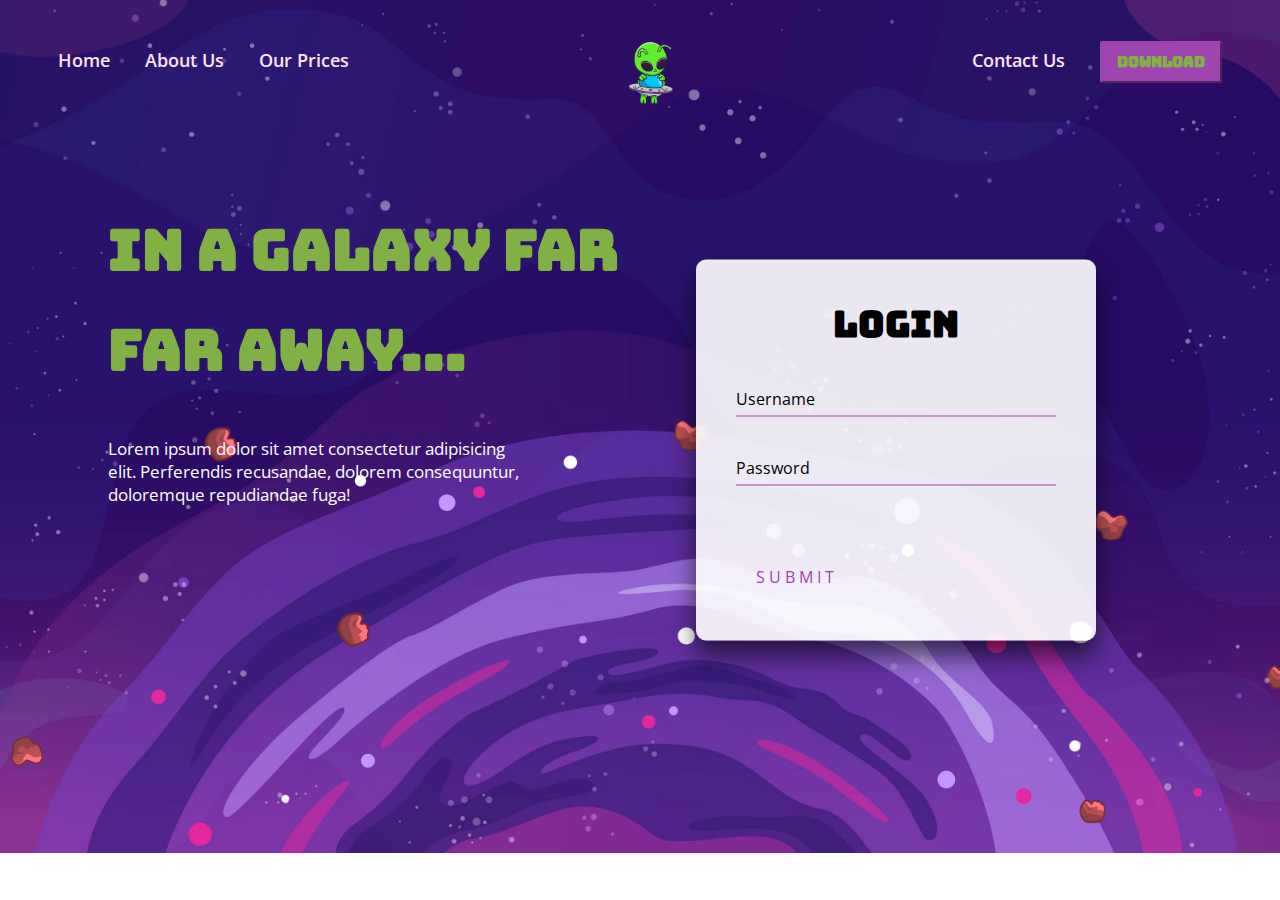
<file: hands-on-part2/home.html>
<!DOCTYPE html>
<html lang="en">

<head>
    <meta charset="UTF-8">
    <meta name="viewport" content="width=device-width, initial-scale=1.0">
    <title>Home</title>
    <link rel="stylesheet" href="style.css">
    <link rel="preconnect" href="https://fonts.googleapis.com">
    <link rel="preconnect" href="https://fonts.gstatic.com" crossorigin>
    <link href="https://fonts.googleapis.com/css2?family=Bungee&display=swap" rel="stylesheet">


    <style>
        .row {
            display: flex;
            align-items: center;
            justify-content: center;
            margin: auto 100px;
        }

        .column {
            flex: 50%;
            align-self: center;
        }

		.content {
			margin-top: 50px;
		}

        .content h1 {
            line-height: 10rem;
        }

        .content a {
            font-size: 1.4rem;
            color: #9f45b0;
            text-decoration: none;
        }
        .content p {
          padding-right: 110px;
        }

        .button-download {
            padding: 1px 4px;
        }
        .button-google {
            width: 150px;
        }

.login-box {
  position: absolute;
  top: 50%;
  left: 70%;
  width: 400px;
  padding: 40px;
  transform: translate(-50%, -50%);
  background: rgba(255, 255, 255, 0.9);
  box-sizing: border-box;
  box-shadow: 0 15px 25px rgba(0,0,0,.6);
  border-radius: 10px;
}
 
.login-box h2 {
  margin: 0 0 30px;
  padding: 0;
  color: black;
  text-align: center;
}
 
.login-box .user-box {
  position: relative;
}
 
.login-box .user-box input {
  width: 100%;
  padding: 10px 0;
  font-size: 16px;
  color: black;
  margin-bottom: 30px;
  border: none;
  border-bottom: 1px solid #9f45b0;
  outline: none;
  background: transparent;
}
.login-box .user-box label {
  position: absolute;
  top:0;
  left: 0;
  padding: 10px 0;
  font-size: 16px;
  color: black;
  pointer-events: none;
  transition: .5s;
}
 
.login-box .user-box input:focus ~ label,
.login-box .user-box input:valid ~ label {
  top: -20px;
  left: 0;
  color: #9f45b0;
  font-size: 12px;
}
 
.login-box form a {
  position: relative;
  display: inline-block;
  padding: 10px 20px;
  color: #9f45b0;
  font-size: 16px;
  text-decoration: none;
  text-transform: uppercase;
  overflow: hidden;
  transition: .5s;
  margin-top: 40px;
  letter-spacing: 4px
}
 
.login-box a:hover {
  background: #9f45b0;
  color: #fff;
  border-radius: 5px;
  box-shadow: 0 0 5px #9f45b0,
              0 0 25px #9f45b0,
              0 0 50px #9f45b0,
              0 0 100px #9f45b0;
}
 
.login-box a span {
  position: absolute;
  display: block;
}
 
.login-box a span:nth-child(1) {
  top: 0;
  left: -100%;
  width: 100%;
  height: 2px;
  background: linear-gradient(90deg, transparent, #9f45b0);
  animation: btn-anim1 1s linear infinite;
}
 
@keyframes btn-anim1 {
  0% {
    left: -100%;
  }
  50%,100% {
    left: 100%;
  }
}
 
.login-box a span:nth-child(2) {
  top: -100%;
  right: 0;
  width: 2px;
  height: 100%;
  background: linear-gradient(180deg, transparent, #9f45b0);
  animation: btn-anim2 1s linear infinite;
  animation-delay: .25s
}
 
@keyframes btn-anim2 {
  0% {
    top: -100%;
  }
  50%,100% {
    top: 100%;
  }
}
 
.login-box a span:nth-child(3) {
  bottom: 0;
  right: -100%;
  width: 100%;
  height: 2px;
  background: linear-gradient(270deg, transparent, #9f45b0);
  animation: btn-anim3 1s linear infinite;
  animation-delay: .5s
}
 
@keyframes btn-anim3 {
  0% {
    right: -100%;
  }
  50%,100% {
    right: 100%;
  }
}
 
.login-box a span:nth-child(4) {
  bottom: -100%;
  left: 0;
  width: 2px;
  height: 100%;
  background: linear-gradient(360deg, transparent, #9f45b0);
  animation: btn-anim4 1s linear infinite;
  animation-delay: .75s
}
 
@keyframes btn-anim4 {
  0% {
    bottom: -100%;
  }
  50%,100% {
    bottom: 100%;
  }
}
    </style>
</head>

<body>
  <div class="navbar">
    <div class="align-left">
        <a class="text-primary" href="home.html">Home</a>
        <a class="text-primary" href="content.html">About Us</a>
        <a class="text-primary" href="prices.html">Our Prices</a>
        <a href="galaxy.html"><img class="circle icon" src="images/ufo.png"></img></a>
    </div>
    <div class="align-right">
        <a class="text-primary" href="contact.html">Contact Us</a>
        <a class="button bg-primary" href="download.html">Download</a>
    </div>
  </div>

    
    <div class="row">
        <div class="column content">
            <h1>In a galaxy far far away...</h1>
            <p>Lorem ipsum dolor sit amet consectetur adipisicing elit. Perferendis recusandae, dolorem consequuntur,
                doloremque repudiandae fuga!</p>
        </div>
        <div class="column">
            <div class="login-box">
                <h2>Login</h2>
				<form>
					<div class="user-box">
							<input type="text" name="" required="">
							<label>Username</label>
					</div>
					<div class="user-box">
							<input type="password" name="" required="">
							<label>Password</label>
					</div>
					<a href="#">
						<span></span>
						<span></span>
						<span></span>
						<span></span>
						Submit
					</a>
				</form>
    		</div>
    	</div>
    </div>
</body>

</html>
</file>
<file: style.css>
/* import Open Sans font */
@import url('https://fonts.googleapis.com/css2?family=Open+Sans:wght@400;600&display=swap');

html {
    font-size: 10px;
}
.navbar {
    font-size: 1.8rem;
    font-weight: 600;
}
.navbar button {
    font-size: 1.6rem;
}
.main h1 {
    font-size: 5.6rem;
}
.main p {
    font-size: 1.7rem;
}
.main button {
    font-size: 1.9rem;
}

body {
    font-family: 'Open Sans', sans-serif;
}

.navbar {
    display: flex;
    padding: 40px 35px;
}
.navbar a {
    text-decoration: none;
    margin-left: 15px;
    margin-right: 15px;

}
.navbar .align-right {
    margin-left: auto;
}
.circle {
    border-radius: 100px;
    width: 60px;
    height: 60px;
}
.icon {
    display: inline-block;
    position: absolute;
    left: 48.5%;
    top: 35px;
}


button {
    padding: 6px 20px;
    margin-left: 15px;
    margin-right: 15px;
    cursor: pointer;
    font-weight: 600;
    border-radius: 3px;
}
.button-lg {
    padding: 10px 40px;
}

.content .main{
    margin:auto;
    text-align: center;
    width: 40%;
    padding: 10% 0;
}
.main p {
    line-height: 2.6rem;
    margin-bottom: 20px;
    color: gray;
}
</file>
<file: hands-on-part2/style.css>
/* import Open Sans font */
@import url('https://fonts.googleapis.com/css2?family=Open+Sans:wght@400;600&display=swap');
@import url('https://fonts.googleapis.com/css2?family=Bungee&display=swap');

html {
font-size: 10px;
}
.navbar {
font-size: 1.8rem;
font-weight: 600;
}
.navbar button {
font-size: 1.6rem;
}
h1 {
font-size: 5.6rem;
}
h2 {
    font-size: 3.6rem;
}
h3 {
    font-size: 2.4rem;
}
.small {
    font-size: 1.4rem;
    color: rgb(228, 227, 227);
}
p {
    font-size: 1.7rem;
}
button {
    font-size: 1.9rem;
}

body {
    font-family: 'Open Sans', sans-serif;
}

.navbar {
    display: flex;
    padding: 40px 35px;
}
.navbar a {
    text-decoration: none;
    margin-left: 15px;
    margin-right: 15px;

}
.navbar .button {
    font-size: 1.5rem;
    padding: 9px 15px;
    margin-left: 15px;
    margin-right: 15px;
    cursor: pointer;
    font-weight: 600;
    border-radius: 3px;
    border: 2px outset #9f45b0;
}
.navbar .button:active {
    border: 2px inset #9f45b0;
}
.navbar .align-right {
    margin-left: auto;
}
.circle {
    border-radius: 100px;
    width: 60px;
    height: 60px;
}
.icon {
    display: inline-block;
    position: absolute;
    left: 48.5%;
    top: 35px;
}


button {
    padding: 6px 20px;
    margin-left: 15px;
    margin-right: 15px;
    cursor: pointer;
    font-weight: 600;
    border-radius: 3px;
}

.content .main{
    margin:auto;
    text-align: center;
    width: 40%;
    padding: 10% 0;
}
.main p {
    line-height: 2.6rem;
    margin-bottom: 20px;
    color: gray;
}


/*GALAXY THEME*/
.text-primary {
    color: #ffe4f2; 
}
.bg-primary {
    background-color: #9f45b0;
}
button {
    border-color: #9e45b087;
}
/* for secondary color */
.text-secondary {
    color: white;
}
.bg-secondary {
    background-color: white;
}

/* change button text color to black pag di kita ang white */
button, .button {
    color: #81B045; 
    font-family: 'Bungee', cursive;
}

body {
    background-image: url('images/galaxypic.jpg');
    background-size: cover;
    background-position: top;
    background-repeat: no-repeat;
    color: #ffe4f2;
}

.icon {
    width: 76px;
    height: 76px;
    left:48%;
}
h1, h2, h3, h4, h5, h6 {
    font-family: 'Bungee', cursive;
    color: #81B045;
}
p {
    color: white;
}
</file>
